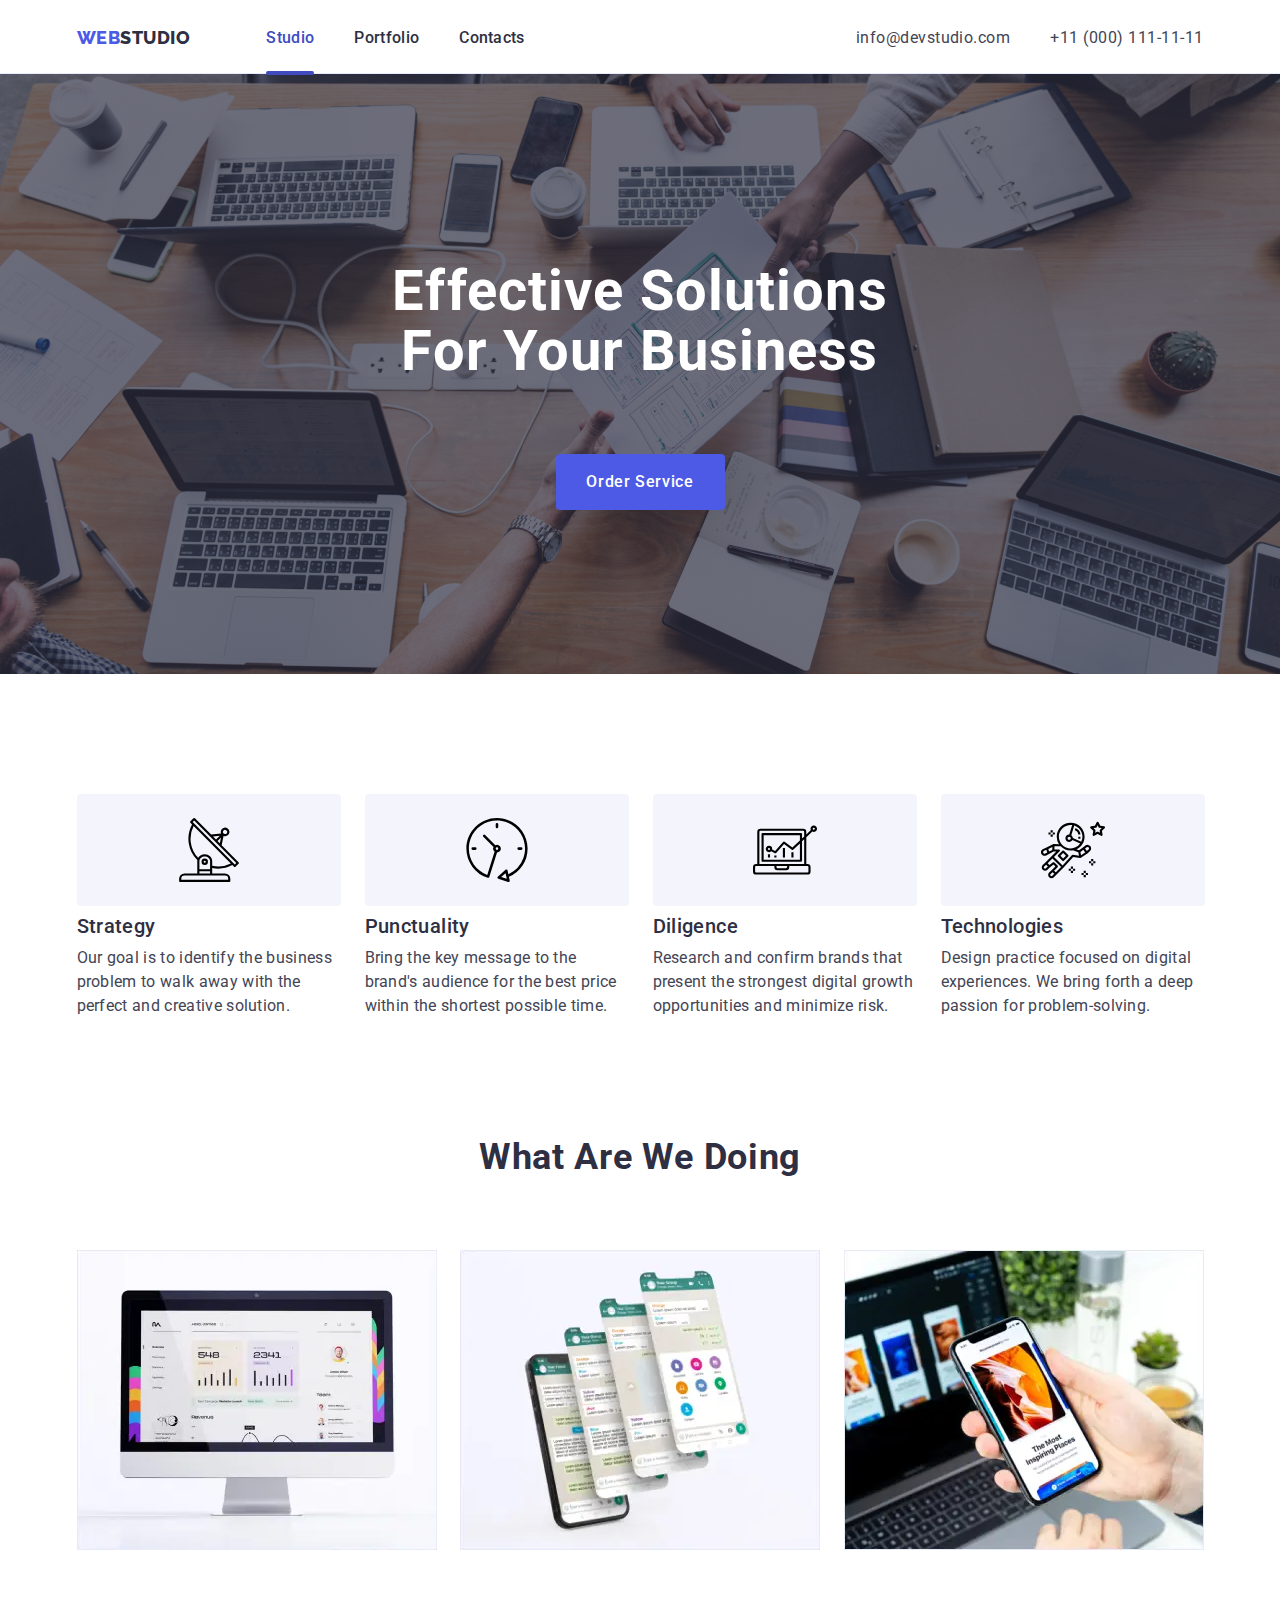
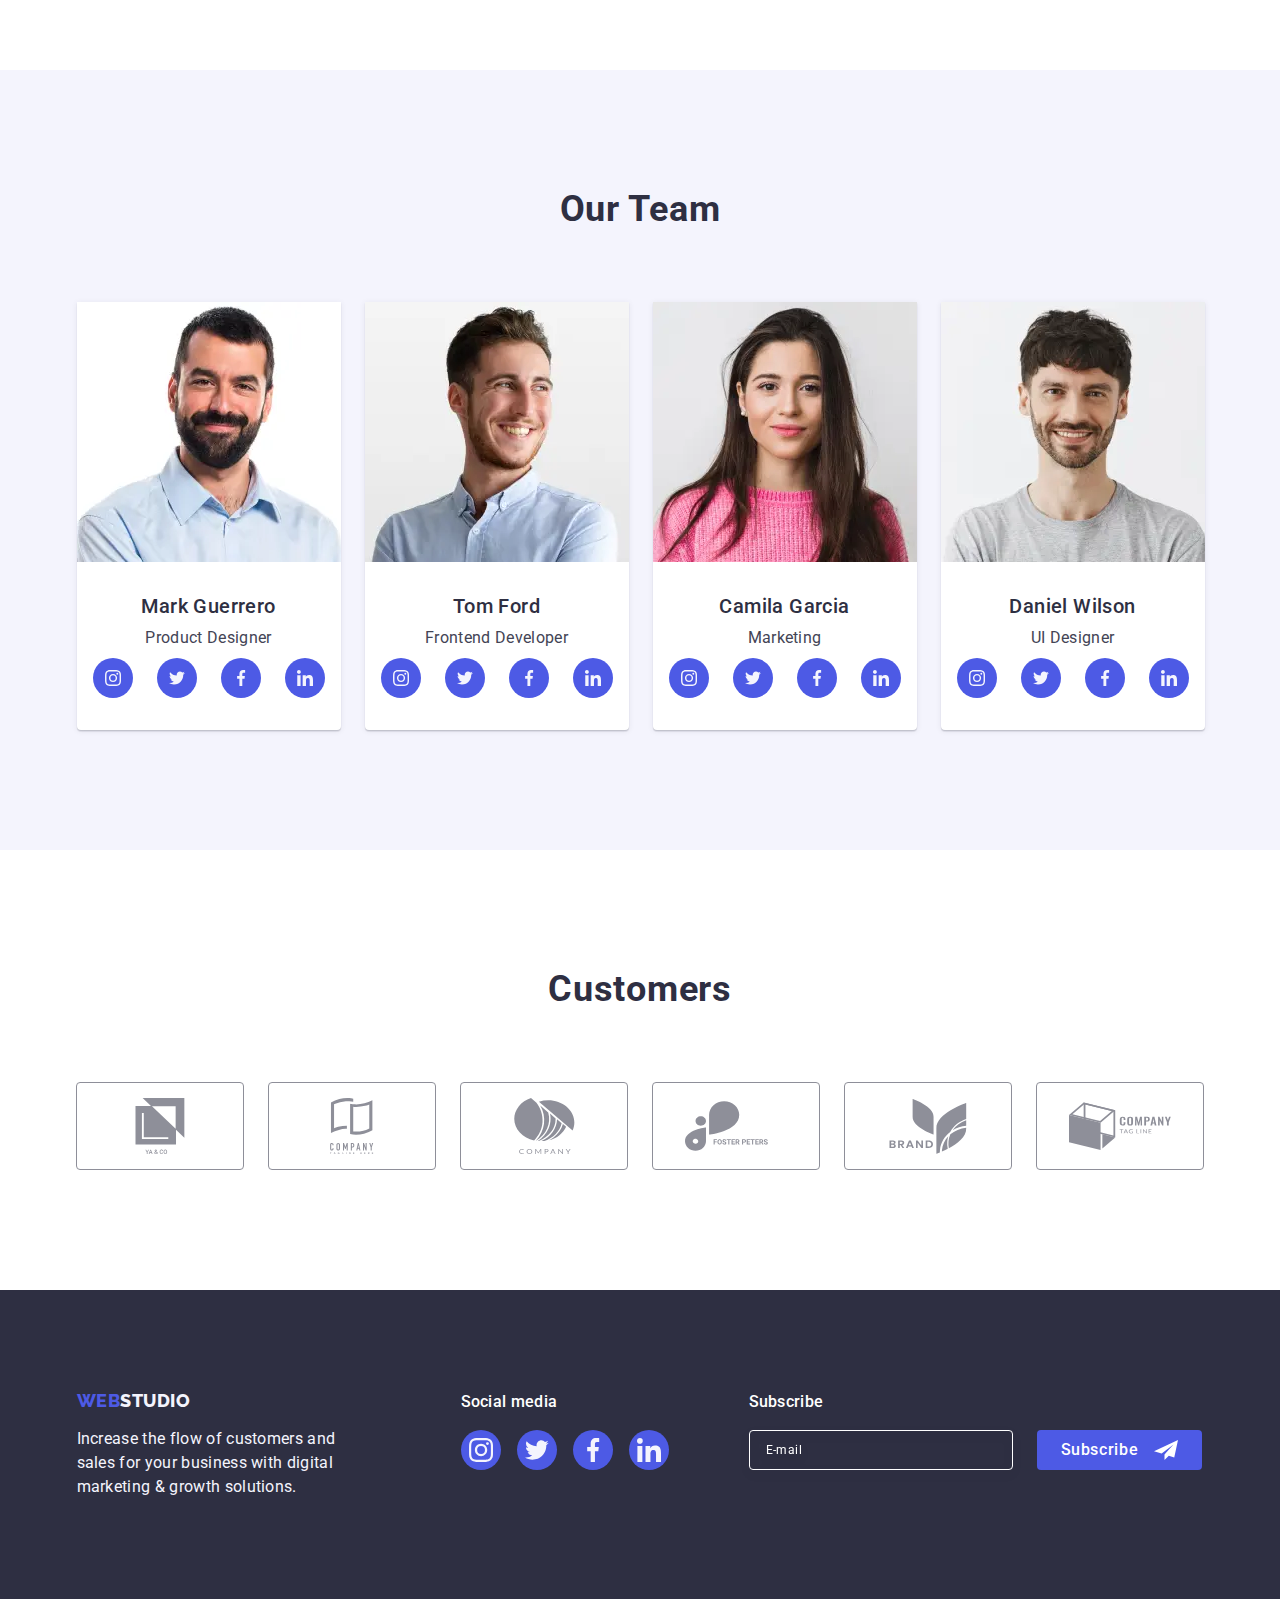
<file: index.html>
<!DOCTYPE html>
<html lang="en">

<head>
  <meta charset="UTF-8">
  <meta http-equiv="X-UA-Compatible" content="IE=edge">
  <meta name="viewport" content="width=device-width, initial-scale=1.0">
  <title>Document</title>
  <link rel="stylesheet" href="https://cdnjs.cloudflare.com/ajax/libs/modern-normalize/2.0.0/modern-normalize.min.css">
  <link rel="stylesheet" href="./CSS/style.css">
  <link rel="preconnect" href="https://fonts.googleapis.com">
  <link rel="preconnect" href="https://fonts.gstatic.com" crossorigin>
  <link href="https://fonts.googleapis.com/css2?family=Raleway:wght@800&family=Roboto:wght@400;500;700;900&display=swap"
    rel="stylesheet">
</head>

<body>
  <header class="page-header">
    <div class="container container-header">
      <nav class="navigation">
        <a href="./index.html" class="logo link">Web<span class="web">Studio</span></a>
        <ul class="navigation-list list">
          <li  class="navigation-li"> <a href="./index.html" class="navigation-link nav-active link">Studio</a></li>
          <li class="navigation-li"> <a href="./portfolio.html" class="navigation-link link">Portfolio</a></li>
          <li class="navigation-li"><a href="" class="navigation-link link">Contacts</a></li>
        </ul>
      </nav>
      <button class="header-modal-button js-open-menu"
      aria-expanded="false"
          aria-controls="mobile-menu">
       <svg class="header-modal-button-svg" width="32" height="22">
        <use href="./images/icons.svg#icon-menu"></use>
       </svg>
      </button>
      <address class="address">
        <ul class="address-list list">
          <li><a href="mailto:info@devstudio.com" class="address-link link">info@devstudio.com</a></li>
          <li><a href="tel:+110001111111" class="address-link link">+11 (000) 111-11-11</a></li>
        </ul>
      </address>
    </div>
  </header>
  <main>
    <section class="hero">
      <div class="container">
        <h1 class="hero-title">Effective Solutions <br /> For Your Business</h1>
        <button class="button-order" type="button" data-modal-open>Order Service</button>
      </div>
    </section>

    <section class="studio-section">
      <div class="container">
        <h2 class="visually-hidden">Studio</h2>
        <ul class="studio list">
          <li class="studio-list">
            <div class="studio-icon">
              <svg class="studio-svg" width="64" height="64">
                <use href="./images/icons.svg#icon-antena"></use>
              </svg>
            </div>
            <h3 class="paragraph-title">Strategy</h3>
            <p class="paragraph-text">
              Our goal is to identify the business problem to walk away with the perfect and creative solution.
            </p>
          </li>
          <li class="studio-list">
            <div class="studio-icon">
              <svg class="studio-svg" width="64" height="64" >
                <use href="./images/icons.svg#icon-clock"></use>
              </svg>
            </div>
            <h3 class="paragraph-title">Punctuality</h3>
            <p class="paragraph-text">Bring the key message to the brand's audience for the best price within the
              shortest possible time.
            </p>
          </li>
          <li class="studio-list">
            <div class="studio-icon">
              <svg class="studio-svg" width="64" height="64" >
                <use href="./images/icons.svg#icon-diagram"></use>
              </svg>
            </div>
            <h3 class="paragraph-title">Diligence</h3>
            <p class="paragraph-text">Research and confirm brands that present the strongest digital growth
              opportunities and minimize risk.
            </p>
          </li>
          <li class="studio-list">
            <div class="studio-icon">
              <svg class="studio-svg" width="64" height="64">
                <use href="./images/icons.svg#icon-astronaut"></use>
              </svg>
            </div>
            <h3 class="paragraph-title">Technologies</h3>
            <p class="paragraph-text">Design practice focused on digital experiences. We bring forth a deep passion for
              problem-solving.
            </p>
          </li>
        </ul>
      </div>
    </section>
    <section class="activity-section">
      <div class="container">
        <h2 class="section-title">What are we doing</h2>
        <ul class="activity list">
          <li class="activity-list">
            
            <picture>
  <!-- Desktop screen -->
             <source
             media="(min-width: 1158px)"
             type="image/webp"
             srcset="./images/activity/img1-desk.webp 1x, ./images/activity/img1-desk@2x.webp 2x" />
             <source
             media="(min-width: 1158px)"
             srcset="./images/activity/img1-desk.jpg 1x, ./images/activity/img1-desk@2x.jpg 2x" />
             <img src="./images/activity/img1-desk.jpg" alt="monitor screen with an open website" width="360"
             loading="lazy" />
             </picture>

          </li>
          <li class="activity-list">
          <picture>
            <!-- Desktop screen -->
            <source media="(min-width: 1158px)" type="image/webp"
              srcset="./images/activity/img2-desk.webp 1x, ./images/activity/img2-desk@2x.webp 2x" />
            <source media="(min-width: 1158px)"
              srcset="./images/activity/img2-desk.jpg 1x, ./images/activity/img2-desk@2x.jpg 2x" />
            <img src="./images/activity/img2-desk.jpg" lt="interface of the Watsapp" width="360" loading="lazy" />
          </picture>
            

          </li>
          <li class="activity-list">
          <picture>
            <!-- Desktop screen -->
            <source media="(min-width: 1158px)" type="image/webp"
              srcset="./images/activity/img3-desk.webp 1x, ./images/activity/img3-desk@2x.webp 2x" />
            <source media="(min-width: 1158px)"
              srcset="./images/activity/img3-desk.jpg 1x, ./images/activity/img3-desk@2x.jpg 2x" />
            <img src="./images/activity/img3-desk.jpg" alt="human hand hlding smartphone" width="360" loading="lazy" />
          </picture>
          </li>
        </ul>
      </div>
    </section>
    <section class="team">
      <div class="container">
        <h2 class="section-title">Our Team</h2>
        <ul class="team-list list">
          <li class="team-members">
            <picture>
              <source  type="image/webp"
                srcset="./images/team/mark.webp 1x, ./images/team/mark@2x.webp 2x" />
              <source 
                srcset="./images/team/mark.jpg 1x, ./images/team/mark@2x.jpg 2x" />
              <img src="images/team/mark.jpg" alt="a portrait photo of Mark Guerrero" width="264" loading="lazy" />
            </picture>          
              <div class="team-name-position">
            <h3 class="team-names paragraph-title">Mark Guerrero</h3>
            <p class="team-positions paragraph-text">Product Designer</p>
              <ul class="icon list">
                <li class="icon-li">
                  <a href="" class="icon-link link ">
                    <svg class="icon-svg" width="16" height="16">
                      <use href="./images/icons.svg#icon-instagram"></use>
                    </svg>
                  </a>
                </li>
                <li class="icon-li">
                  <a href="" class="icon-link link">
                    <svg class="icon-svg" width="16" height="16">
                      <use href="./images/icons.svg#icon-twitter"></use>
                    </svg>
                  </a>
                </li>
                <li class="icon-li">
                  <a href="" class="icon-link  link">
                    <svg class="icon-svg" width="16" height="16">
                      <use href="./images/icons.svg#icon-facebook"></use>
                    </svg>
                  </a>
                </li>
                <li class="icon-li">
                  <a href="" class="icon-link link">
                    <svg class="icon-svg" width="16" height="16">
                      <use href="./images/icons.svg#icon-linkedin"></use>
                    </svg>
                  </a>
                </li>
              </ul>
            </div>
         
          </li>
          <li class="team-members">
              <picture>
                <source type="image/webp" srcset="./images/team/tom.webp 1x, ./images/team/tom@2x.webp 2x" />
                <source srcset="./images/team/tom.jpg 1x, ./images/team/tom@2x.jpg 2x" />
                <img src="images/team/tom.jpg" alt="a portrait photo of Tom Ford" width="264"  loading="lazy" />
              </picture>

            <div class="team-name-position">
            <h3 class="team-names paragraph-title">Tom Ford</h3>
            <p class="team-positions paragraph-text">Frontend Developer</p>
            <ul class="icon list">
              <li class="icon-li">
                <a href="" class="icon-link link">
                  <svg class="icon-svg" width="16" height="16">
                    <use href="./images/icons.svg#icon-instagram"></use>
                  </svg>
                </a>
              </li>
              <li class="icon-li">
                <a href="" class="icon-link link">
                  <svg class="icon-svg" width="16" height="16">
                    <use href="./images/icons.svg#icon-twitter"></use>
                  </svg>
                </a>
              </li>
              <li class="icon-li">
                <a href="" class="icon-link link">
                  <svg class="icon-svg" width="16" height="16">
                    <use href="./images/icons.svg#icon-facebook"></use>
                  </svg>
                </a>
              </li>
              <li class="icon-li">
                <a href="" class="icon-link link">
                  <svg class="icon-svg" width="16" height="16">
                    <use href="./images/icons.svg#icon-linkedin"></use>
                  </svg>
                </a>
              </li>
            </ul>
            </div>
          </li>
          <li class="team-members">
            <picture>
              <source type="image/webp" srcset="./images/team/camila.webp 1x, ./images/team/camila@2x.webp 2x" />
              <source srcset="./images/team/camila.jpg 1x, ./images/team/camila@2x.jpg 2x" />
              <img src="images/team/camila.jpg" alt="a portrait photo of Camila Garcia" width="264" loading="lazy" />
            </picture>
            <div class="team-name-position">
            <h3 class="team-names paragraph-title">Camila Garcia</h3>
            <p class="team-positions paragraph-text">Marketing</p>
            <ul class="icon list">
              <li class="icon-li">
                <a href="" class="icon-link link">
                  <svg class="icon-svg" width="16" height="16">
                    <use href="./images/icons.svg#icon-instagram"></use>
                  </svg>
                </a>
              </li>
              <li class="icon-li">
                <a href="" class="icon-link link">
                  <svg class="icon-svg" width="16" height="16">
                    <use href="./images/icons.svg#icon-twitter"></use>
                  </svg>
                </a>
              </li>
              <li class="icon-li">
                <a href="" class="icon-link link">
                  <svg class="icon-svg" width="16" height="16">
                    <use href="./images/icons.svg#icon-facebook"></use>
                  </svg>
                </a>
              </li>
              <li class="icon-li">
                <a href="" class="icon-link link">
                  <svg class="icon-svg" width="16" height="16">
                    <use href="./images/icons.svg#icon-linkedin"></use>
                  </svg>
                </a>
              </li>
            </ul>
            </div>
          </li>
          <li class="team-members">
            <picture>
              <source type="image/webp" srcset="./images/team/daniel.webp 1x, ./images/team/daniel@2x.webp 2x" />
              <source srcset="./images/team/daniel.jpg 1x, ./images/team/daniel@2x.jpg 2x" />
              <img src="images/team/daniel.jpg" alt="a portrait photo of Daniel Wilson" width="264" loading="lazy" />
            </picture>
             <div class="team-name-position">
            <h3 class="team-names paragraph-title">Daniel Wilson</h3>
            <p class="team-positions paragraph-text">UI Designer</p>
            <ul class="icon list">
              <li class="icon-li">
                <a href="" class="icon-link link">
                  <svg class="icon-svg" width="16" height="16">
                    <use href="./images/icons.svg#icon-instagram"></use>
                  </svg>
                </a>
              </li>
              <li class="icon-li">
                <a href="" class="icon-link link">
                  <svg class="icon-svg" width="16" height="16">
                    <use href="./images/icons.svg#icon-twitter"></use>
                  </svg>
                </a>
              </li>
              <li class="icon-li">
                <a href="" class="icon-link link">
                  <svg class="icon-svg" width="16" height="16">
                    <use href="./images/icons.svg#icon-facebook"></use>
                  </svg>
                </a>
              </li>
              <li class="icon-li">
                <a href="" class="icon-link link">
                  <svg class="icon-svg" width="16" height="16">
                    <use href="./images/icons.svg#icon-linkedin"></use>
                  </svg>
                </a>
              </li>
            </ul>
             </div>
          </li>
        </ul>
      </div>
    </section>
    <section class="customer">
      <div class="container container-customer">
    <h2 class="section-title">Customers</h2>
    <ul class="customer-list list">
        <li class="customer-item">
          <a href="" class="customer-link link">
            <svg class="customer-svg" width="104" height="56">
              <use href="./images/icons.svg#icon-yaco"></use>
            </svg>
          </a>
        </li>
        <li class="customer-item">
          <a href="" class="customer-link link">
            <svg class="customer-svg" width="104" height="56">
              <use href="./images/icons.svg#icon-companyth"></use>
            </svg>
          </a>
        </li>
        <li class="customer-item">
          <a href="" class="customer-link link">
            <svg class="customer-svg" width="104" height="56">
              <use href="./images/icons.svg#icon-company"></use>
            </svg>
          </a>
        </li>
      <li class="customer-item">
        <a href="" class="customer-link link">
          <svg  class="customer-svg" width="104" height="56" >
            <use href="./images/icons.svg#icon-foster"></use>
          </svg>
        </a>
      </li>
      <li class="customer-item">
        <a href="" class="customer-link link">
          <svg class="customer-svg" width="104" height="56" >
            <use href="./images/icons.svg#icon-companytl"></use>
          </svg>
        </a>
      </li>
      <li class="customer-item">
        <a href="" class="customer-link link">
          <svg class="customer-svg" width="104" height="56">
            <use href="./images/icons.svg#icon-brand"></use>
          </svg>
        </a>
      </li>
      
    </ul>

</div>

    </section>
  </main>

  <footer class="footer">
    <div class="container footer-elements">
      <div class="footer-logo-text">
        <a href="./index.html" class="logo link logo-footer">Web<span class="web-footer">Studio</span></a>
      <p class="footer-text">Increase the flow of customers and sales for your business with digital marketing & growth
        solutions.</p>
        </div>
    <div class="footer-social">
      <p class="footer-title-media">Social media</p>
      <ul class="footer-icon list">
        <li class="footer-icon-li">
          <a href="" class="footer-icon-link link">
            <svg class="footer-icon-svg" width="24" height="24">
              <use href="./images/icons.svg#icon-instagram"></use>
            </svg>
          </a>
        </li>
        <li class="footer-icon-li">
          <a href="" class="footer-icon-link link">
            <svg class="footer-icon-svg" width="24" height="24">
              <use href="./images/icons.svg#icon-twitter"></use>
            </svg>
          </a>
        </li>
        <li class="footer-icon-li">
          <a href="" class="footer-icon-link link">
            <svg class="footer-icon-svg" width="24" height="24">
              <use href="./images/icons.svg#icon-facebook"></use>
            </svg>
          </a>
        </li>
        <li class="footer-icon-li">
          <a href="" class="footer-icon-link link">
            <svg class="footer-icon-svg" width="24" height="24">
              <use href="./images/icons.svg#icon-linkedin"></use>
            </svg>
          </a>
        </li>
      </ul>
    </div>
     <div class="footer-form-wrapper">
      <p class="footer-title-media">Subscribe</p>
      <form class="footer-form">
        <label class="footer-form-field">
            <input type="email" name="user-email" class="footer-form-input" placeholder="E-mail" required>
        </label>
        <button type="submit" class="footer-form-button">Subscribe
          <svg class="footer-subscribe-icon" width="24" height="24">
            <use href="./images/icons.svg#icon-footer-subscribe"></use>
          </svg>
        </button>
      </form>
     </div>
    </div>
  </footer>

<div class="header-modal js-menu-container">
  <div class="container header-modal-container">
  <button type="button" class="modal-close-btn  js-close-menu" id="mobile-menu">
    <svg class="modal-close-btn-icon" width="8" height="8">
      <use href="./images/icons.svg#icon-close-black"></use>
    </svg>
  </button>
  <div class="header-modal-list-container">
  <ul class="header-modal-list list">
    <li class="header-modal-item"><a href="./index.html" class="header-modal-link  link">Studio</a></li>
    <li class="header-modal-item"><a href="./portfolio.html" class="header-modal-link link">Portfolio</a></li>
    <li class="header-modal-item"><a href="" class="header-modal-link link">Contacts</a></li>
  </ul>
  <ul class="header-modal-address-list list">
    <li class="header-modal-address-item"><a href="tel:+110001111111" class="header-modal-address-tell link">+11 (000) 111-11-11</a></li>
    <li class="header-modal-address-item"><a href="mailto:info@devstudio.com" class="header-modal-address-mail link">info@devstudio.com</a></li>
  </ul>
    <ul class="icon list header-modal-icon">
      <li class="icon-li">
        <a href="" class="icon-link link ">
          <svg class="icon-svg" width="16" height="16">
            <use href="./images/icons.svg#icon-instagram"></use>
          </svg>
        </a>
      </li>
      <li class="icon-li">
        <a href="" class="icon-link link">
          <svg class="icon-svg" width="16" height="16">
            <use href="./images/icons.svg#icon-twitter"></use>
          </svg>
        </a>
      </li>
      <li class="icon-li">
        <a href="" class="icon-link  link">
          <svg class="icon-svg" width="16" height="16">
            <use href="./images/icons.svg#icon-facebook"></use>
          </svg>
        </a>
      </li>
      <li class="icon-li">
        <a href="" class="icon-link link">
          <svg class="icon-svg" width="16" height="16">
            <use href="./images/icons.svg#icon-linkedin"></use>
          </svg>
        </a>
      </li>
    </ul>
    
  </div>
</div>
  </div>

<div class="backdrop  is-hidden" data-modal>
  <div class="modal">
    <button type="button" class="modal-close-btn" data-modal-close>
      <svg class="modal-close-btn-icon" width="8" height="8">
        <use href="./images/icons.svg#icon-close-black" ></use>
      </svg>
    </button>
    <p class="modal-form-text">Leave your contacts and we will call you back</p>
    <form class="modal-form">
      <div class="modal-form-wrapper">
        <label class="modal-form-field" for="user-name">Name</label>
        <div class="modal-form-input-icon-wrapper">
          <input type="text" id="user-name" name="user-name" class="modal-form-input" minlength="2" required>
          <svg class="modal-form-input-icon" width="18" height="24">
            <use href="./images/icons.svg#icon-modal-name"></use>
          </svg>
        </div>
      </div>
      <div class="modal-form-wrapper">
        <label class="modal-form-field" for="user-phone">Phone</label>
        <div class="modal-form-input-icon-wrapper">
          <input type="tel" id="user-phone" name="user-phone" class="modal-form-input" pattern="[0-9]{3}-[0-9]{3}-[0-9]{2}-[0-9]{2}" title="[xxx-xxx-xx-xx]" required>
          <svg class="modal-form-input-icon" width="18" height="24">
            <use href="./images/icons.svg#icon-modal-phone"></use>
          </svg>
        </div>
      </div>
      <div class="modal-form-wrapper">
        <label class="modal-form-field" for="user-email">Email</label>
        <div class="modal-form-input-icon-wrapper">
        <input type="email" name="user-email" id="user-email" class="modal-form-input" required>
        <svg class="modal-form-input-icon" width="18" height="24">
          <use href="./images/icons.svg#icon-modal-email"></use>
        </svg>
        </div>
      </div>
      <div class="modal-form-textarea">
        <label class="modal-form-field" for="user-comment">Comment</label>
        <textarea  id="user-comment" name="user-comment" class="modal-form-message" placeholder="Text input" minlength="2"></textarea>
      </div>
      <div class="modal-form-checkbox">
        <input type="checkbox" name="user-privacy" id="user-privacy" value="true" class="modal-form-check visually-hidden">
        <label for="user-privacy" class="modal-form-check-desk">
          <span class="modal-form-checkbox-icon">
            <svg class="modal-form-checkbox-svg" width="10" height="8">
              <use href="./images/icons.svg#icon-modal-privacy-check"></use>
            </svg>
          </span>
        <span>I accept the terms and conditions of the&nbsp;
          <a href="" class="modal-form-check-link"> Privacy Policy</a></span>
        </label>
      </div>
      <button type="submit" class="modal-form-submit">Send</button>
      </form>
  </div>
</div>
<script defer src="js/mobile-menu.js"></script>
<script src="./js/modal.js"></script>
</body>

</html>
</file>
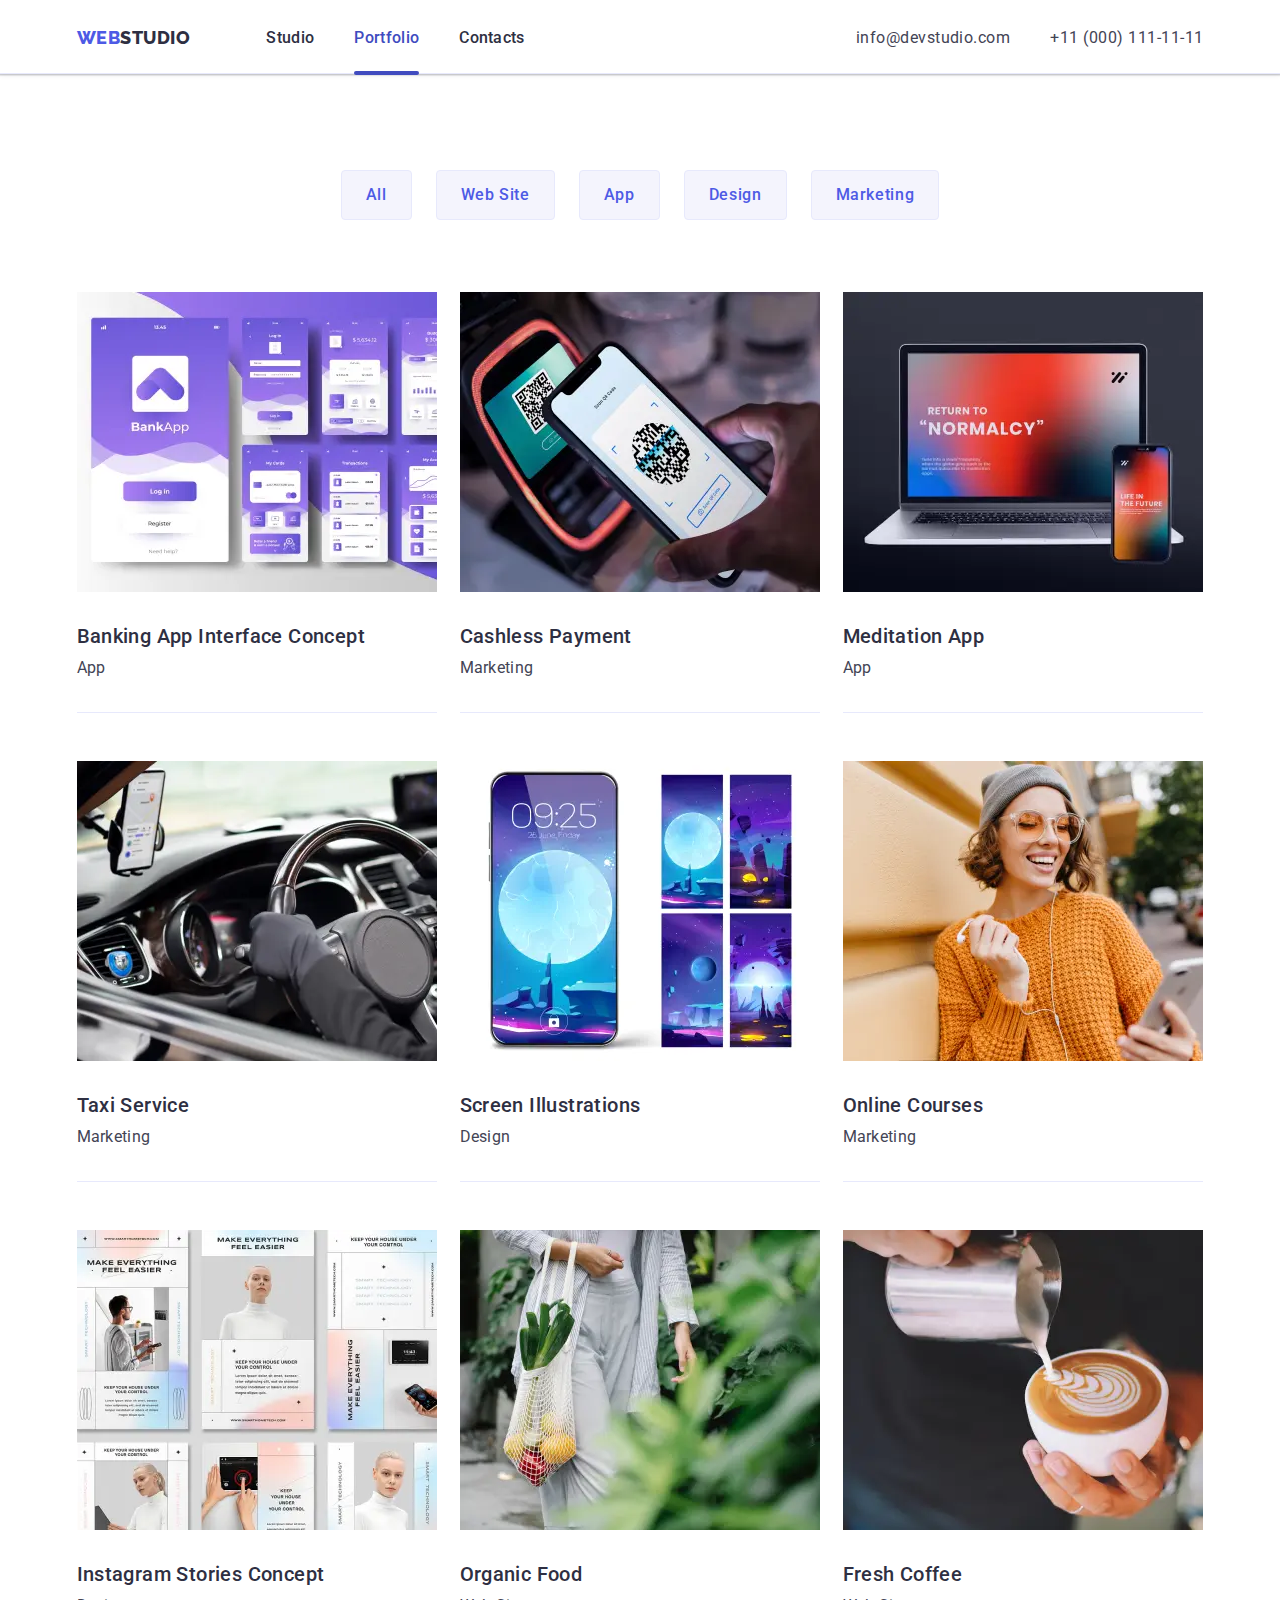
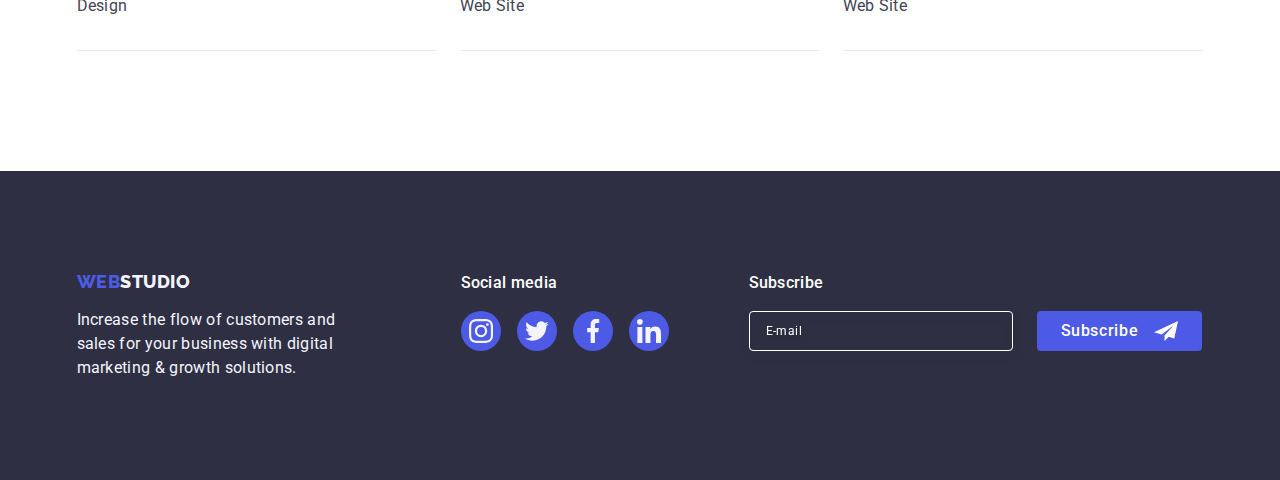
<file: portfolio.html>
<!DOCTYPE html>
<html lang="en">

<head>
    <meta charset="UTF-8">
    <meta http-equiv="X-UA-Compatible" content="IE=edge">
    <meta name="viewport" content="width=device-width, initial-scale=1.0">
    <title>Document</title>
    <link rel="stylesheet"
        href="https://cdnjs.cloudflare.com/ajax/libs/modern-normalize/2.0.0/modern-normalize.min.css">
    <link rel="stylesheet" href="./CSS/style.css">
    <link rel="preconnect" href="https://fonts.googleapis.com">
    <link rel="preconnect" href="https://fonts.gstatic.com" crossorigin>
    <link
        href="https://fonts.googleapis.com/css2?family=Raleway:wght@800&family=Roboto:wght@400;500;700;900&display=swap"
        rel="stylesheet">
</head>

<body>
    <header class="page-header">
        <div class="container container-header">
            <nav class="navigation">
                <a href="./index.html" class="logo link">Web<span class="web">Studio</span></a>
                <ul class="navigation-list list">
                    <li> <a href="./index.html" class="navigation-link link">Studio</a></li>
                    <li> <a href="./portfolio.html" class="navigation-link nav-active link">Portfolio</a></li>
                    <li><a href="" class="navigation-link link">Contacts</a></li>
                </ul>
                
            </nav>
            <button class="header-modal-button js-open-menu" aria-expanded="false" aria-controls="mobile-menu">
                <svg class="header-modal-button-svg" width="32" height="22">
                    <use href="./images/icons.svg#icon-menu"></use>
                </svg>
            </button>
            <address class="address">
                <ul class="address-list list">
                    <li><a href="mailto:info@devstudio.com" class="address-link link">info@devstudio.com</a></li>
                    <li><a href="tel:+110001111111" class="address-link link">+11 (000) 111-11-11</a></li>
                </ul>
            </address>
        </div>
    </header>
    <main>
        <section class="portfolio-section">
            <div class="container">
                <h1 class="visually-hidden">Filter</h1>
                <ul class="portfolio-list list">
                    <li> <button class="portfolio-button" type="button">All</button></li>
                    <li> <button class="portfolio-button" type="button">Web Site</button></li>
                    <li> <button class="portfolio-button" type="button">App</button></li>
                    <li> <button class="portfolio-button" type="button">Design</button></li>
                    <li> <button class="portfolio-button" type="button">Marketing</button></li>
                </ul>

                <ul class="portfolio-all-list list">
                    <li class="portfolio-all-list-li" > <a href="" class="portfolio-all-link link">
                        <div class="overlay">
                            <picture>
                                <!-- Desktop webp + jpg -->
                                <source media="(min-width: 1158px)" srcset="./images/portfolio/img-desk.webp 1x,
                                                ./images/portfolio/img-desk@2x.webp 2x
                                              " type="image/webp" />
                                <source media="(min-width: 1158px)" srcset="./images/portfolio/img-desk.jpg 1x,
                                                ./images/portfolio/img-desk@2x.jpg 2x
                                              " type="image/jpg" />
                                <!-- Tablet webp + jpg -->
                                <source media="(min-width: 768px)" srcset="./images/portfolio/img-tab.webp 1x,
                                                ./images/portfolio/img-tab@2x.webp 2x
                                              " type="image/webp" />
                                <source media="(min-width: 768px)" srcset="./images/portfolio/img-tab.jpg 1x,
                                                ./images/portfolio/img-tab@2x.jpg 2x
                                              " type="image/jpg" />
                                <!-- Mobile webp + jpg -->
                                <source media="(max-width: 767px)" srcset="./images/portfolio/img-mob.webp 1x,
                                                ./images/portfolio/img-mob@2x.webp 2x
                                              " type="image/webp" />
                                <source media="(max-width: 767px)" srcset="./images/portfolio/img-mob.jpg 1x,
                                                ./images/portfolio/img-mob@2x.jpg 2x
                                              " type="image/jpg" />
                                <img src="./images/portfolio/img-desk.jpg" alt="Banking App Interface Concept"  loading="lazy">
                            </picture>
                            
                            <p   class="overlay-text">14 Stylish and User-Friendly App Design Concepts · Task Manager App · Calorie Tracker App · Exotic Fruit Ecommerce App ·
                            Cloud Storage App</p>
                            </div>
                            <div class="paragraph-title-text">
                            <h2 class="paragraph-title portfolio-card-title">Banking App Interface Concept</h2>
                            <p class="paragraph-text portfolio-card-text">App</p>
                            </div>
                        </a>
                    </li>
                    <li class="portfolio-all-list-li"> <a href="" class="portfolio-all-link link">
                            <div class="overlay">
                                <picture>
                                    <!-- Desktop webp + jpg -->
                                    <source media="(min-width: 1158px)" srcset="./images/portfolio/img2-desk.webp 1x,
                                                                                ./images/portfolio/img2-desk@2x.webp 2x
                                                                              " type="image/webp" />
                                    <source media="(min-width: 1158px)" srcset="./images/portfolio/img2-desk.jpg 1x,
                                                                                ./images/portfolio/img2-desk@2x.jpg 2x
                                                                              " type="image/jpg" />
                                    <!-- Tablet webp + jpg -->
                                    <source media="(min-width: 768px)" srcset="./images/portfolio/img2-tab.webp 1x,
                                                                                ./images/portfolio/img2-tab@2x.webp 2x
                                                                              " type="image/webp" />
                                    <source media="(min-width: 768px)" srcset="./images/portfolio/img2-tab.jpg 1x,
                                                                                ./images/portfolio/img2-tab@2x.jpg 2x
                                                                              " type="image/jpg" />
                                    <!-- Mobile webp + jpg -->
                                    <source media="(max-width: 767px)" srcset="./images/portfolio/img2-mob.webp 1x,
                                                                                ./images/portfolio/img2-mob@2x.webp 2x
                                                                              " type="image/webp" />
                                    <source media="(max-width: 767px)" srcset="./images/portfolio/img2-mob.jpg 1x,
                                                                                ./images/portfolio/img2-mob@2x.jpg 2x
                                                                              " type="image/jpg" />
                                    <img src="./images/portfolio/img2-mob.jpg" alt="A process of Cashless Payment" loading="lazy">
                                </picture>
                                <p   class="overlay-text">14 Stylish and User-Friendly App Design Concepts · Task Manager App · Calorie Tracker App ·
                                    Exotic Fruit Ecommerce App ·
                                    Cloud Storage App</p>
                            </div>
                            <div class="paragraph-title-text">
                            <h2 class="paragraph-title portfolio-card-title">Cashless Payment</h2>
                            <p class="paragraph-text portfolio-card-text">Marketing</p>
                            </div>
                        </a>
                    </li>
                    <li class="portfolio-all-list-li"><a href="" class="portfolio-all-link link">
                            <div class="overlay">
                                <picture>
                                    <!-- Desktop webp + jpg -->
                                    <source media="(min-width: 1158px)" srcset="./images/portfolio/img3-desk.webp 1x,
                                        ./images/portfolio/img3-desk@2x.webp 2x
                                       " type="image/webp" />
                                    <source media="(min-width: 1158px)" srcset="./images/portfolio/img3-desk.jpg 1x,
                                       ./images/portfolio/img3-desk@2x.jpg 2x
                                          " type="image/jpg" />
                                    <!-- Tablet webp + jpg -->
                                    <source media="(min-width: 768px)" srcset="./images/portfolio/img3-tab.webp 1x,
                                         ./images/portfolio/img3-tab@2x.webp 2x
                                         " type="image/webp" />
                                    <source media="(min-width: 768px)" srcset="./images/portfolio/img3-tab.jpg 1x,
                                        ./images/portfolio/img3-tab@2x.jpg 2x
                                           " type="image/jpg" />
                                    <!-- Mobile webp + jpg -->
                                    <source media="(max-width: 767px)" srcset="./images/portfolio/img3-mob.webp 1x,
                                         ./images/portfolio/img3-mob@2x.webp 2x
                                         " type="image/webp" />
                                    <source media="(max-width: 767px)" srcset="./images/portfolio/img3-mob.jpg 1x,
                                          ./images/portfolio/img3-mob@2x.jpg 2x
                                        " type="image/jpg" />
                                    <img src="./images/portfolio/img3-mob.jpg" alt="Laptop and smartphone" loading="lazy">
                                </picture>
                                <p   class="overlay-text">14 Stylish and User-Friendly App Design Concepts · Task Manager App · Calorie Tracker App ·
                                    Exotic Fruit Ecommerce App ·
                                    Cloud Storage App</p>
                            </div>
                            <div class="paragraph-title-text">
                            <h2 class="paragraph-title portfolio-card-title">Meditation App</h2>
                            <p class="paragraph-text portfolio-card-text">App</p>
                            </div>
                        </a>
                    </li>
                    <li class="portfolio-all-list-li"> <a href="" class="portfolio-all-link link">
                            <div class="overlay">
                                <picture>
                                    <!-- Desktop webp + jpg -->
                                    <source media="(min-width: 1158px)" srcset="./images/portfolio/img4-desk.webp 1x,
                                                                        ./images/portfolio/img4-desk@2x.webp 2x
                                                                       " type="image/webp" />
                                    <source media="(min-width: 1158px)" srcset="./images/portfolio/img4-desk.jpg 1x,
                                                                       ./images/portfolio/img4-desk@2x.jpg 2x
                                                                          " type="image/jpg" />
                                    <!-- Tablet webp + jpg -->
                                    <source media="(min-width: 768px)" srcset="./images/portfolio/img4-tab.webp 1x,
                                                                         ./images/portfolio/img4-tab@2x.webp 2x
                                                                         " type="image/webp" />
                                    <source media="(min-width: 768px)" srcset="./images/portfolio/img4-tab.jpg 1x,
                                                                        ./images/portfolio/img4-tab@2x.jpg 2x
                                                                           " type="image/jpg" />
                                    <!-- Mobile webp + jpg -->
                                    <source media="(max-width: 767px)" srcset="./images/portfolio/img4-mob.webp 1x,
                                                                         ./images/portfolio/img4-mob@2x.webp 2x
                                                                         " type="image/webp" />
                                    <source media="(max-width: 767px)" srcset="./images/portfolio/img4-mob.jpg 1x,
                                                                          ./images/portfolio/img4-mob@2x.jpg 2x
                                                                        " type="image/jpg" />
                                    <img src="./images/portfolio/img4-mob.jpg" alt="interior of the car" loading="lazy">
                                </picture>
                                <p   class="overlay-text">14 Stylish and User-Friendly App Design Concepts · Task Manager App · Calorie Tracker App ·
                                    Exotic Fruit Ecommerce App ·
                                    Cloud Storage App</p>
                            </div>
                            <div class="paragraph-title-text">
                            <h2 class="paragraph-title portfolio-card-title">Taxi Service</h2>
                            <p class="paragraph-text portfolio-card-text">Marketing</p>
                            </div>
                        </a>
                    </li>
                    <li class="portfolio-all-list-li"> <a href="" class="portfolio-all-link link">
                            <div class="overlay">
                                <picture>
                                    <!-- Desktop webp + jpg -->
                                    <source media="(min-width: 1158px)" srcset="./images/portfolio/img5-desk.webp 1x,
                                      ./images/portfolio/img5-desk@2x.webp 2x
                                      " type="image/webp" />
                                    <source media="(min-width: 1158px)" srcset="./images/portfolio/img5-desk.jpg 1x,
                                      ./images/portfolio/img5-desk@2x.jpg 2x
                                      " type="image/jpg" />
                                    <!-- Tablet webp + jpg -->
                                    <source media="(min-width: 768px)" srcset="./images/portfolio/img5-tab.webp 1x,
                                      ./images/portfolio/img5-tab@2x.webp 2x
                                       " type="image/webp" />
                                    <source media="(min-width: 768px)" srcset="./images/portfolio/img5-tab.jpg 1x,
                                     ./images/portfolio/img5-tab@2x.jpg 2x
                                       " type="image/jpg" />
                                    <!-- Mobile webp + jpg -->
                                    <source media="(max-width: 767px)" srcset="./images/portfolio/img5-mob.webp 1x,
                                     ./images/portfolio/img5-mob@2x.webp 2x
                                     " type="image/webp" />
                                    <source media="(max-width: 767px)" srcset="./images/portfolio/img5-mob.jpg 1x,
                                     ./images/portfolio/img5-mob@2x.jpg 2x
                                      " type="image/jpg" />
                                    <img src="./images/portfolio/img5-mob.jpg" alt="images on the smartphone screen" loading="lazy">
                                </picture>
                                <p   class="overlay-text">14 Stylish and User-Friendly App Design Concepts · Task Manager App · Calorie Tracker App ·
                                    Exotic Fruit Ecommerce App ·
                                    Cloud Storage App</p>
                            </div>
                            <div class="paragraph-title-text">
                            <h2 class="paragraph-title portfolio-card-title">Screen Illustrations</h2>
                            <p class="paragraph-text portfolio-card-text">Design</p>
                            </div>
                        </a>
                    </li>
                    <li class="portfolio-all-list-li"> <a href="" class="portfolio-all-link link">
                            <div class="overlay">
                            <picture>
                                <!-- Desktop webp + jpg -->
                                <source media="(min-width: 1158px)" srcset="./images/portfolio/img6-desk.webp 1x,
                                                                  ./images/portfolio/img6-desk@2x.webp 2x
                                                                  " type="image/webp" />
                                <source media="(min-width: 1158px)" srcset="./images/portfolio/img6-desk.jpg 1x,
                                                                  ./images/portfolio/img6-desk@2x.jpg 2x
                                                                  " type="image/jpg" />
                                <!-- Tablet webp + jpg -->
                                <source media="(min-width: 768px)" srcset="./images/portfolio/img6-tab.webp 1x,
                                                                  ./images/portfolio/img6-tab@2x.webp 2x
                                                                   " type="image/webp" />
                                <source media="(min-width: 768px)" srcset="./images/portfolio/img6-tab.jpg 1x,
                                                                 ./images/portfolio/img6-tab@2x.jpg 2x
                                                                   " type="image/jpg" />
                                <!-- Mobile webp + jpg -->
                                <source media="(max-width: 767px)" srcset="./images/portfolio/img6-mob.webp 1x,
                                                                 ./images/portfolio/img6-mob@2x.webp 2x
                                                                 " type="image/webp" />
                                <source media="(max-width: 767px)" srcset="./images/portfolio/img6-mob.jpg 1x,
                                                                 ./images/portfolio/img6-mob@2x.jpg 2x
                                                                  " type="image/jpg" />
                                <img src="./images/portfolio/img6-mob.jpg" alt="Happy woman" loading="lazy">
                            </picture>
                                <p   class="overlay-text">14 Stylish and User-Friendly App Design Concepts · Task Manager App · Calorie Tracker App ·
                                    Exotic Fruit Ecommerce App ·
                                    Cloud Storage App</p>
                            </div>
                            <div class="paragraph-title-text">
                            <h2 class="paragraph-title portfolio-card-title">Online Courses</h2>
                            <p class="paragraph-text portfolio-card-text">Marketing</p>
                            </div>
                        </a>
                    </li>
                    <li class="portfolio-all-list-li"> <a href="" class="portfolio-all-link link">
                            <div class="overlay">
                        <picture>
                                <!-- Desktop webp + jpg -->
                                <source media="(min-width: 1158px)" srcset="./images/portfolio/img7-desk.webp 1x,
                                                                  ./images/portfolio/img7-desk@2x.webp 2x
                                                                  " type="image/webp" />
                                <source media="(min-width: 1158px)" srcset="./images/portfolio/img7-desk.jpg 1x,
                                                                  ./images/portfolio/img7-desk@2x.jpg 2x
                                                                  " type="image/jpg" />
                                <!-- Tablet webp + jpg -->
                                <source media="(min-width: 768px)" srcset="./images/portfolio/img7-tab.webp 1x,
                                                                  ./images/portfolio/img7-tab@2x.webp 2x
                                                                   " type="image/webp" />
                                <source media="(min-width: 768px)" srcset="./images/portfolio/img7-tab.jpg 1x,
                                                                 ./images/portfolio/img7-tab@2x.jpg 2x
                                                                   " type="image/jpg" />
                                <!-- Mobile webp + jpg -->
                                <source media="(max-width: 767px)" srcset="./images/portfolio/img7-mob.webp 1x,
                                                                 ./images/portfolio/img7-mob@2x.webp 2x
                                                                 " type="image/webp" />
                                <source media="(max-width: 767px)" srcset="./images/portfolio/img7-mob.jpg 1x,
                                                                 ./images/portfolio/img7-mob@2x.jpg 2x
                                                                  " type="image/jpg" />
                                <img src="./images/portfolio/img7-mob.jpg" alt="Instagram Stories" loading="lazy">
                            </picture>
                                <p   class="overlay-text">14 Stylish and User-Friendly App Design Concepts · Task Manager App · Calorie Tracker App ·
                                    Exotic Fruit Ecommerce App ·
                                    Cloud Storage App</p>
                            </div>
                            <div class="paragraph-title-text">
                            <h2 class="paragraph-title portfolio-card-title">Instagram Stories Concept</h2>
                            <p class="paragraph-text portfolio-card-text">Design</p>
                            </div>
                        </a>
                    </li>
                    <li class="portfolio-all-list-li"> <a href="" class="portfolio-all-link link">
                            <div class="overlay">
                                <picture>
                                <!-- Desktop webp + jpg -->
                                <source media="(min-width: 1158px)" srcset="./images/portfolio/img8-desk.webp 1x,
                                                                  ./images/portfolio/img8-desk@2x.webp 2x
                                                                  " type="image/webp" />
                                <source media="(min-width: 1158px)" srcset="./images/portfolio/img8-desk.jpg 1x,
                                                                  ./images/portfolio/img8-desk@2x.jpg 2x
                                                                  " type="image/jpg" />
                                <!-- Tablet webp + jpg -->
                                <source media="(min-width: 768px)" srcset="./images/portfolio/img8-tab.webp 1x,
                                                                  ./images/portfolio/img8-tab@2x.webp 2x
                                                                   " type="image/webp" />
                                <source media="(min-width: 768px)" srcset="./images/portfolio/img8-tab.jpg 1x,
                                                                 ./images/portfolio/img8-tab@2x.jpg 2x
                                                                   " type="image/jpg" />
                                <!-- Mobile webp + jpg -->
                                <source media="(max-width: 767px)" srcset="./images/portfolio/img8-mob.webp 1x,
                                                                 ./images/portfolio/img8-mob@2x.webp 2x
                                                                 " type="image/webp" />
                                <source media="(max-width: 767px)" srcset="./images/portfolio/img8-mob.jpg 1x,
                                                                 ./images/portfolio/img8-mob@2x.jpg 2x
                                                                  " type="image/jpg" />
                                <img src="./images/portfolio/img8-mob.jpg"  alt="a woman carries a bag of fruit" loading="lazy">
                            </picture>
                                <p   class="overlay-text">14 Stylish and User-Friendly App Design Concepts · Task Manager App · Calorie Tracker App ·
                                    Exotic Fruit Ecommerce App ·
                                    Cloud Storage App</p>
                            </div>
                            <div class="paragraph-title-text">
                            <h2 class="paragraph-title portfolio-card-title">Organic Food</h2>
                            <p class="paragraph-text portfolio-card-text">Web Site</p>
                            </div>
                        </a>
                    </li>
                    <li class="portfolio-all-list-li"> <a href="" class="portfolio-all-link link">
                            <div class="overlay">
                                 <picture>
                                <!-- Desktop webp + jpg -->
                                <source media="(min-width: 1158px)" srcset="./images/portfolio/img9-desk.webp 1x,
                                                                  ./images/portfolio/img9-desk@2x.webp 2x
                                                                  " type="image/webp" />
                                <source media="(min-width: 1158px)" srcset="./images/portfolio/img9-desk.jpg 1x,
                                                                  ./images/portfolio/img9-desk@2x.jpg 2x
                                                                  " type="image/jpg" />
                                <!-- Tablet webp + jpg -->
                                <source media="(min-width: 768px)" srcset="./images/portfolio/img9-tab.webp 1x,
                                                                  ./images/portfolio/img9-tab@2x.webp 2x
                                                                   " type="image/webp" />
                                <source media="(min-width: 768px)" srcset="./images/portfolio/img9-tab.jpg 1x,
                                                                 ./images/portfolio/img9-tab@2x.jpg 2x
                                                                   " type="image/jpg" />
                                <!-- Mobile webp + jpg -->
                                <source media="(max-width: 767px)" srcset="./images/portfolio/img9-mob.webp 1x,
                                                                 ./images/portfolio/img9-mob@2x.webp 2x
                                                                 " type="image/webp" />
                                <source media="(max-width: 767px)" srcset="./images/portfolio/img9-mob.jpg 1x,
                                                                 ./images/portfolio/img9-mob@2x.jpg 2x
                                                                  " type="image/jpg" />
                                <img src="./images/portfolio/img9-mob.jpg"  alt="the process of making cappuccino" loading="lazy">
                            </picture>
                                <p   class="overlay-text">14 Stylish and User-Friendly App Design Concepts · Task Manager App · Calorie Tracker App ·
                                    Exotic Fruit Ecommerce App ·
                                    Cloud Storage App</p>
                            </div>
                            <div class="paragraph-title-text">
                            <h2 class="paragraph-title portfolio-card-title">Fresh Coffee</h2>
                            <p class="paragraph-text portfolio-card-text">Web Site</p>
                            </div>
                        </a>
                    </li>
                </ul>
            </div>
        </section>
    </main>
<footer class="footer">
    <div class="container footer-elements">
        <div class="footer-logo-text">
            <a href="./index.html" class="logo link logo-footer">Web<span class="web-footer">Studio</span></a>
            <p class="footer-text">Increase the flow of customers and sales for your business with digital marketing &
                growth
                solutions.</p>
        </div>
        <div class="footer-social">
            <p class="footer-title-media">Social media</p>
            <ul class="footer-icon list">
                <li class="footer-icon-li">
                    <a href="" class="footer-icon-link link">
                        <svg class="footer-icon-svg" width="24" height="24">
                            <use href="./images/icons.svg#icon-instagram"></use>
                        </svg>
                    </a>
                </li>
                <li class="footer-icon-li">
                    <a href="" class="footer-icon-link link">
                        <svg class="footer-icon-svg" width="24" height="24">
                            <use href="./images/icons.svg#icon-twitter"></use>
                        </svg>
                    </a>
                </li>
                <li class="footer-icon-li">
                    <a href="" class="footer-icon-link link">
                        <svg class="footer-icon-svg" width="24" height="24">
                            <use href="./images/icons.svg#icon-facebook"></use>
                        </svg>
                    </a>
                </li>
                <li class="footer-icon-li">
                    <a href="" class="footer-icon-link link">
                        <svg class="footer-icon-svg" width="24" height="24">
                            <use href="./images/icons.svg#icon-linkedin"></use>
                        </svg>
                    </a>
                </li>
            </ul>
        </div>
        <div class="footer-form-wrapper">
            <p class="footer-title-media">Subscribe</p>
            <form class="footer-form">
                <label class="footer-form-field">
                    <input type="email" name="user-email" class="footer-form-input" placeholder="E-mail" required>
                </label>
                <button type="submit" class="footer-form-button">Subscribe
                    <svg class="footer-subscribe-icon" width="24" height="24">
                        <use href="./images/icons.svg#icon-footer-subscribe"></use>
                    </svg>
                </button>
            </form>
        </div>
    </div>
</footer>
<div class="header-modal js-menu-container">
    <div class="container header-modal-container">
        <button type="button" class="modal-close-btn  js-close-menu" id="mobile-menu">
            <svg class="modal-close-btn-icon" width="8" height="8">
                <use href="./images/icons.svg#icon-close-black"></use>
            </svg>
        </button>
        <div class="header-modal-list-container">
            <ul class="header-modal-list list">
                <li class="header-modal-item"><a href="./index.html" class="header-modal-link  link">Studio</a></li>
                <li class="header-modal-item"><a href="./portfolio.html" class="header-modal-link link">Portfolio</a>
                </li>
                <li class="header-modal-item"><a href="" class="header-modal-link link">Contacts</a></li>
            </ul>
            <ul class="header-modal-address-list list">
                <li class="header-modal-address-item"><a href="tel:+110001111111"
                        class="header-modal-address-tell link">+11 (000) 111-11-11</a></li>
                <li class="header-modal-address-item"><a href="mailto:info@devstudio.com"
                        class="header-modal-address-mail link">info@devstudio.com</a></li>
            </ul>
            <ul class="icon list header-modal-icon">
                <li class="icon-li">
                    <a href="" class="icon-link link ">
                        <svg class="icon-svg" width="16" height="16">
                            <use href="./images/icons.svg#icon-instagram"></use>
                        </svg>
                    </a>
                </li>
                <li class="icon-li">
                    <a href="" class="icon-link link">
                        <svg class="icon-svg" width="16" height="16">
                            <use href="./images/icons.svg#icon-twitter"></use>
                        </svg>
                    </a>
                </li>
                <li class="icon-li">
                    <a href="" class="icon-link  link">
                        <svg class="icon-svg" width="16" height="16">
                            <use href="./images/icons.svg#icon-facebook"></use>
                        </svg>
                    </a>
                </li>
                <li class="icon-li">
                    <a href="" class="icon-link link">
                        <svg class="icon-svg" width="16" height="16">
                            <use href="./images/icons.svg#icon-linkedin"></use>
                        </svg>
                    </a>
                </li>
            </ul>

        </div>
    </div>
</div>
<script defer src="js/mobile-menu.js"></script>
</body>

</html>
</file>
<file: CSS/style.css>
:root {
    --background-cornflower: #E7E9FC;
    --background-navy: #2E2F42;
    --button-blue-iris: #4D5AE5;
    --text-slate: #434455;
    --background-cloud: #F4F4FD;
    --base-white: #FFFFFF;
    --text-slate: #434455;
    --button-blue-active-ocean: #404BBF;
    --background-activity: #E5E5E5;
    --lite-slate :#8E8F99;
    --green: #31D0AA;
    --dairy:    #FCFCFC;
    --navyblue-modal: rgba(46, 47, 66, 0.40);
    --transition-duration-250: 250ms;
    --transition-timing-function:cubic-bezier(0.4, 0, 0.2, 1);
}

h1,
h2,
h3,
h4,
h5,
h6,
p {
    margin-top: 0;
    margin-bottom: 0;
}

ul,
ol {
   
    margin: 0;
    padding-left: 0;
}

img {
    display: block;
}

body {
    background-color: var(--base-white);
    color: var(--text-slate);
    font-family: 'Roboto', sans-serif;
    font-style: normal;
    font-weight: 400;
    font-size: 16px;
    line-height: 1.3;
    letter-spacing: 0.02em;
    
}
.link:focus {
    background-color: transparent;
}
.list {
    list-style: none;
}
.link {
 text-decoration: none;
}

/* header*/
.container {
    padding: 0 15px;
}
@media screen and (min-width:428px) {
    .container {
        width: 427px;
        margin: 0 auto;
        }
}
@media screen and (min-width:768px) {
    .container {
        width: 776px;
    }

}
@media screen and (min-width:1158px) {
    .container {
        width: 1157px;
    }
}

.header-modal-button{
    width: 32px;
    height: 22px;
    padding: 0;
    border: none;
    background-color: transparent;    
}
@media screen and (min-width:768px) {
.header-modal-button{
    display: none;
}
}

.header-modal-button-svg {
    stroke: var(--background-navy);
}
.header-modal{
    position: fixed;
    width: 100%;
    height: 100%;
    top: 0;
    left: 0;
    background-color: var(--base-white);
    z-index: 1000;
    opacity: 0;
    visibility: hidden;
    pointer-events: none;
    transition: opacity var(--transition-duration-250) var(--transition-timing-function), visibility var(--transition-duration-250) var(--transition-timing-function);
}
.header-modal-container {
    position: relative;
    padding-top: 80px;
    padding-left: 40px;
}
.header-modal-list-container{
    display: flex;
    flex-direction: column;
    width: 100vw;
    height: 80vh;
}
.header-modal-list{
    display: flex;
    flex-direction: column;
    flex-wrap: wrap;
    gap: 40px;
    margin-bottom: auto;
}
.header-modal-address-list{
    display: flex;
        flex-direction: column;
        flex-wrap: wrap;
        gap: 40px;
        margin-bottom: 48px; 

}
.header-modal-link {
color: var(--background-navy);
font-family: Roboto;
font-size: 36px;
font-style: normal;
font-weight: 700;
line-height: 1.1;
letter-spacing: 0.72px;
text-transform: capitalize;
transition: color var(--transition-duration-250) var(--transition-timing-function);
}
.header-modal-address-tell {
    color: var(--background-navy);
        font-family: Roboto;
        font-size: 25px;
        font-style: normal;
        font-weight: 700;
        line-height: 1.1;
        letter-spacing: 0.72px;
        text-transform: capitalize;
        transition: color var(--transition-duration-250) var(--transition-timing-function);

}

@media screen and (min-width: 340px) {
.header-modal-address-tell {
        font-size: 30px;
    }
}
.header-modal-icon{
    display: flex;
     max-width: 264px;
    justify-content: start;
     gap: 24px;
}
.header-modal-link:hover,
.header-modal-link:focus{
    color: var(--button-blue-active-ocean);
}
.header-modal-address-tell {
    color: var(--button-blue-iris);
}
.header-modal-address-mail{
        font-size: 20px;
        font-weight: 500;
        line-height: 24px;
        letter-spacing: 0.4px;
        color: var(--text-slate);
}

.header-modal.is-open {
    opacity: 1;
    visibility: visible;
    pointer-events: auto;
}
@media screen and (max-width:767px) {
    .navigation-list {
    display: none;
}
.address {
    display: none;
}
}

.page-header{
    padding-top: 25.5px;
    padding-bottom: 23.5px;
    border-bottom: 1px solid var(--background-cornflower);
        box-shadow: 0px 1px 6px 0px rgba(46, 47, 66, 0.08), 0px 1px 1px 0px rgba(46, 47, 66, 0.16), 0px 2px 1px 0px rgba(46, 47, 66, 0.08);
}
.container-header {
    display: flex;
    justify-content: space-between;
    align-items: center;
}

/* logo*/
.logo {
    color: var(--button-blue-iris);
    text-decoration: none;
    font-family: 'Raleway', sans-serif;
    font-weight: 800;
    font-size: 18px;
    line-height: 1.17;
    letter-spacing: 0.03em;
    text-transform: uppercase;
   margin-right: 76px;
}

.web {
    color: var(--background-navy);
    
}

/* navigation*/
@media screen and (min-width:768px){
.navigation {
    align-items: center;
    display: flex;
}
.navigation-list{
    display: flex;
   
}
.navigation-link {
    color: var(--background-navy);
    font-weight: 500;
    font-size: 16px;
    line-height: 1.5;
    letter-spacing: 0.02em;
    text-decoration: none;
    padding: 24px 0;
    position: relative;
    transition: color 250ms cubic-bezier(0.4, 0, 0.2, 1);
}
.navigation-link:hover,
.navigation-link:focus
{
   color:var(--button-blue-active-ocean);

}
.navigation-link:hover::after {
    display: block;
        content: "";
        position: absolute;
        left: 0;
        bottom: -4px;
        width: 100%;
        height: 4px;
        opacity: 0.5;
        background-color: var(--button-blue-active-ocean);
        border-radius: 2px;
}
.nav-active{
    color: var(--button-blue-active-ocean);
}
.nav-active::after {
    display: block;
    content: "";
    position: absolute;
    left: 0;
    bottom: -12px;
    width: 100%;
    height: 4px;
    background-color: var(--button-blue-active-ocean);
    border-radius: 2px;  
    transition: width 250ms cubic-bezier(0.4, 0, 0.2, 1);
}
.navigation-list:not(:first-child) {
    gap: 40px;
}
.navigation-list li:last-child {
    margin-right: 0;
}

.address-link {
    color: var(--text-slate);
    text-decoration: none;
    font-family: Roboto;
        font-size: 12px;
        font-style: normal;
        font-weight: 400;
        letter-spacing: 0.48px;
    line-height: 1.5;
    transition: color var(--transition-duration-250) var(--transition-timing-function);
}
.address-link:hover {
    color: var(--button-blue-active-ocean);
}

.address-link:focus {
    color: var(--button-blue-active-ocean);
}
}
@media screen and (min-width:1158px) 
{
.address {
        
    }
    .address-list {
        display: flex;
        flex-wrap: nowrap;
    }
    .address-list li:not(:last-child) {
            margin-right: 40px;
        }
        .nav-active::after{
        bottom: -4px;
        }
        .address-link{
            font-size: 16px;
        }
}

/* main*/
/* hero*/
button {
    cursor: pointer;
}
.hero-title {
    color: var(--base-white);
    font-weight: 700;
    font-size: 36px;
    line-height: 1.07;
    letter-spacing: 0.02em;
    text-align: center;
    margin-bottom: 72px;
    max-width: 320px;
    margin-left: auto;
    margin-right: auto;
}
@media screen and (min-width:768px) {
    .hero-title{
        font-size: 36px;
        max-width: 496px;
    }   
}
@media screen and (min-width:1158px) {
    .hero-title {
        font-size: 56px;

    }
}
.hero {
    background-color: var(--background-navy);
    padding: 112px 0;
    max-width: 428px;
    max-height: 432px;
    display: block;
    margin: 0 auto;
    background-image: linear-gradient(rgba(46, 47, 66, 0.70), rgba(46, 47, 66, 0.70)),  url(../images/hero/Dark-bg-mob.jpg);
    background-repeat: no-repeat;
    background-position: center;
    background-size: cover;

}
@media screen and  (min-device-pixel-ratio: 2),
(min-resolution: 192dpi),
(min-resolution: 2dppx) {
    .hero {
    background-image: linear-gradient(rgba(46, 47, 66, 0.70), rgba(46, 47, 66, 0.70)), url(../images/hero/Dark-bg-mob@2x.jpg);
    }
}

@media screen and (min-width:428px){
    .hero {
        max-width: 767px;
        background-image: linear-gradient(rgba(46, 47, 66, 0.70), rgba(46, 47, 66, 0.70)), url(../images/hero/Dark-bg-tab@1x.jpg);
    }
}
@media  screen and (min-width:428px) and (min-device-pixel-ratio: 2),
(min-resolution: 192dpi),
(min-resolution: 2dppx) {
    .hero {
        background-image: linear-gradient(rgba(46, 47, 66, 0.70), rgba(46, 47, 66, 0.70)), url(../images/hero/Dark-bg-tab@2x.jpg);
    }
}
@media screen and (min-width:768px) {
    .hero {
        max-width:1440px;
        background-image: linear-gradient(rgba(46, 47, 66, 0.70), rgba(46, 47, 66, 0.70)), url(../images/hero/Dark-bg-desk.jpg);
    }
}
@media screen and (min-width:768px) and (min-device-pixel-ratio: 2),
(min-resolution: 192dpi),
(min-resolution: 2dppx) {
    .hero {
        background-image: linear-gradient(rgba(46, 47, 66, 0.70), rgba(46, 47, 66, 0.70)), url(../images/hero/Dark-bg-desk@2x.jpg);
    }
}
@media screen and (min-width:1158px) {
.hero {
       
        max-height: 600px;
        padding: 188px 0 ;
        
    }
}
.button-order {
    background-color: var(--button-blue-iris);
    color: var(--base-white);
    font-family: inherit;
    font-weight: 500;
    font-size: 16px;
    line-height: 1.5;
    letter-spacing: 0.04em;
    text-align: center;
    min-height: 56px;
    display: block;
    min-width: 169px;
    margin-left: auto;
    margin-right: auto;
    border: none;
    border-radius: 4px;
    transition: background-color var(--transition-duration-250) var(--transition-timing-function);
}
.button-order:hover {
    background-color: var(--button-blue-active-ocean);
}

.button-order:focus {
    background-color: var(--button-blue-active-ocean);
}


/* Studio*/
.visually-hidden {
    position: absolute;
    width: 1px;
    height: 1px;
    margin: -1px;
    border: 0;
    padding: 0;
    white-space: nowrap;
    clip-path: inset(100%);
    clip: rect(0 0 0 0);
    overflow: hidden;
}
.studio-section {
    padding: 96px 0;
}

@media screen and (min-width:1158px) {
.studio-section {
        padding: 120px 0;
    }
}
.paragraph-title {
    color: var(--background-navy);
    font-weight: 700;
    font-size: 36px;
    line-height: 1.2;
    letter-spacing: 0.02em;
    margin-bottom: 8px;
    text-align: center;
}
@media screen and (min-width:768px){
    .paragraph-title {
            text-align: left;
        }
}
@media screen and (min-width:1158px) {
.paragraph-title {
        font-weight: 500;
        font-size: 20px;
    }
   .studio-icon {
      background-color: var(--background-cloud);
      width: 264px;
      height: 112px;
      display: flex;
      align-items: center;
      justify-content: center;
      margin-bottom: 8px;
      border-radius: 4px;
     }
    .studio-svg {
    display: flex;
    margin: 24px 100px;
    width: 64px;
    height: 64px;
}
}
@media screen and (max-width:1157px) {
    .studio-icon {
    display: none;
        }
}

.paragraph-text {
    color: var(--text-slate);
    font-size: 16px;
    font-weight: 500;
    line-height: 1.5;
    letter-spacing: 0.02em;
    color: var(--text-slate);
    line-height: 1.5;

}
@media screen and (min-width:1157px){
    .paragraph-text{
        font-weight: 400;
    }
}
@media screen and (max-width:767px) {
.studio-list {
        width: 100%;

    }
.studio-list:not(:last-child){
    margin-bottom: 72px;
}
}
@media screen and (min-width:768px) and (max-width:1157px){
    .studio {
            flex-wrap: wrap;
        }
   .studio-list {
            width: 356px;
        }
   .studio-list:not(:nth-last-child(-n + 2)) {
             margin-bottom: 72px;
 }
}
@media screen and (min-width:768px) {
.studio{
    display: flex;
    justify-content: space-between;
}
}
@media screen and (min-width:1158px) {
   .studio{
    width: 1128px;
    gap: 24px;
} 
.studio:last-child {
    margin-right: 0;
}

.studio-list {
    width: 264px;

}
}
@media screen and (max-width:1157px){
    .activity-section{
        display: none;
    }
}
        .section-title {
            color: var(--background-navy);
            font-weight: 700;
            font-size: 36px;
            line-height: 1.11;
            text-align: center;
            text-transform: capitalize;
            letter-spacing: 0.02em;
            margin-bottom: 72px;
        }
@media screen and (min-width:1158px) {
.activity-section {
        padding-bottom: 120px;
    }

    .activity {
        display: flex;
        justify-content: space-between;

        gap: 24px;
    }

    .activity:last-child {
        margin-right: 0;
    }

    .activity-list {
        width: calc((100% - 48px) / 3);
    }
}


/* team */
.team {
    background-color: var(--background-cloud);
    }
.team {
    padding: 96px 0;
}
@media screen and (min-width:1158px){
    .team {
    padding: 120px 0;
    }
}
.team-members {
    background-color: var(--base-white);
    width: 264px;
    border-radius: 0px 0px 4px 4px;
    box-shadow: 0px 2px 1px 0px rgba(46, 47, 66, 0.08), 0px 1px 1px 0px rgba(46, 47, 66, 0.16), 0px 1px 6px 0px rgba(46, 47, 66, 0.08);
}
@media screen and (max-width:767px){
  .team-members:not(:last-child) {
    margin-bottom: 72px;
}
.team-members {
    display: block;
    margin: 0 auto;
}
}
@media screen and (min-width:768px) {
.team-list {
        display: flex;
       justify-content: center;
        row-gap: 64px;
        column-gap: 24px;
        flex-wrap: wrap;
        
    }
}
@media screen and (min-width:1158px){
    .team-list {
            justify-content: space-between;
            gap: 24px;
            flex-wrap: nowrap;
    
        }
              
}
.team-name-position {
    padding: 32px 16px;
}
.team-names{
    font-size: 20px;
    font-weight: 500;
}
.team-positions {
     font-weight: 400;
}
.team-names,
.team-positions {
    text-align: center;
    margin-bottom: 8px;
}
.icon {
    display: flex;
    max-width: 264px;
    justify-content: center;
    gap: 24px;
}
.header-modal-icon{
    display: flex;
        max-width: 264px;
        justify-content: left;
        gap: 24px;
}

.icon-link {
    width: 40px;
    height: 40px;
    background-color: var(--button-blue-iris);
    border-radius: 50%;
    display: flex;
    justify-content: center;
    align-items: center;
    transition: background-color var(--transition-duration-250) var(--transition-timing-function);
}

.icon-link:hover {
    background-color: var(--button-blue-active-ocean);
}

.icon-link:focus {
    background-color: var(--button-blue-active-ocean);
}

.icon-svg {
    fill: var(--background-cloud);
    width: 16px;
    height: 16px;
    display: flex;
    margin: 12px;
}




.customer {
    background-color: var(--base-white);
    padding: 96px 0;
}
@media screen and (min-width:1158px) {
    .customer {
        padding: 120px 0;
    }
}
.customer-list-wrapper{
    width: 100%;
    height: 100%;
    padding: ;
}
.customer-list {
    display: flex;
    justify-content: center;
    gap: 24px;
    flex-wrap: wrap;
    column-gap: 16px;
    row-gap: 72px;
}
@media screen and (min-width:768px) and  (max-width:1157px){
    .customer-list {
        column-gap: 24px;
        max-width: 576px;
       
    }
     .container-customer{
        width: 100%;
        padding-left: calc((100% - 576px)/2);
        padding-right: calc((100% - 576px)/2);
    } 
}
@media screen and (min-width:1158px){
    .customer-list {
           gap: 24px;
           flex-wrap: nowrap;
        }
}
.customer-link {
    width: 168px;
    height: 88px;
    border-radius: 4px;
    border: 1px solid var(--lite-slate);
    color: var(--lite-slate);
    display: flex;
    align-items: center;
    justify-content: center;
    padding: 16px 32px;
    transition: border-color 250ms cubic-bezier(0.4, 0, 0.2, 1), color 250ms cubic-bezier(0.4, 0, 0.2, 1);
}

.customer-link:hover {
    border: 1px solid var(--button-blue-active-ocean);
    color: var(--button-blue-active-ocean);
}

.customer-link:focus {
    border: 1px solid var(--button-blue-active-ocean);
    color: var(--button-blue-active-ocean);
}

.customer-link:hover svg:hover {
    fill: var(--button-blue-active-ocean);
}

.customer-link:focus .customer-svg:focus {
    fill: var(--button-blue-active-ocean);
}

.customer-svg {
    fill: currentColor;
    width: 104px;
    height: 56px;
    display: flex;
    transition: fill var(--transition-duration-250) var(--transition-timing-function);

}

/* footer */

.footer {
    background-color: var(--background-navy);
    padding: 97px 0;
}
@media screen and (min-width:1158px){
    .footer {   
     padding: 100px 0;
}
}

.footer-logo-text {
    display: flex;
    flex-direction: column;
    justify-content: center;
    align-items: center;
}
.logo-footer {
    display: inline-block;
    margin-bottom: 16px;
}
@media screen and (max-width:767px){
.logo-footer{
    margin-right: 0;
    margin-bottom: 18px;
}
.footer-elements {
    display: flex;
    flex-direction: column;
    row-gap: 72px;
    align-items: center;
}
}
.web-footer {
    color: var(--background-cloud);
}

.footer-text {
    color: var(--background-cloud);
    line-height: 1.5;
    max-width: 264px;
}
@media screen and (min-width:768px) {
.footer-logo-text {
        display: block;
        margin-right: 24px;
    }
.footer-elements {
    display: flex;
    align-items: baseline;
    flex-wrap: wrap;
}
}
@media screen and (max-width:1157px)and (min-width:768px){
    .footer-elements {
            row-gap: 72px;
        }
.footer-elements {
    margin: 0 auto;
    padding: 0;
    max-width: 552px;
}
}
@media screen and (min-width:1158px){
.footer-logo-text {
        margin-right: 120px;
    }
     .footer-social {
            margin-right: 80px;
        }
.footer-elements {
    flex-wrap: nowrap;
}
}
@media screen and (max-width:767px){
    .footer-title-media{
        text-align: center;
    }
}
.footer-title-media {
    font-size: 16px;
    font-family: Roboto;
    font-weight: 500;
    line-height: 1.5;
    letter-spacing: 0.02em;
    color: var(--base-white);
    margin-bottom: 16px;
}

.footer-icon {
    display: flex;
    max-width: 264px;
    justify-content: center;
    gap: 16px;

}

.footer-icon-link {
    width: 40px;
    height: 40px;
    background-color: var(--button-blue-iris);
    border-radius: 50%;
    display: flex;
    justify-content: center;
    align-items: center;
    transition: background-color var(--transition-duration-250) var(--transition-timing-function);
}

.footer-icon-link:hover {
    background-color: var(--green);
}

.footer-icon-link:focus {
    background-color: var(--green);
}

.footer-icon-svg {
    fill: var(--background-cloud);
    width: 24px;
    height: 24px;
    display: flex;
    margin: 8px;
}
.footer-form {
    display: flex;
    gap: 24px;
}

.footer-form-input {
    display: inline-block;
    width: 264px;
    height: 40px;
    border-radius: 4px;
    border: 1px solid var(--base-white);
    filter: drop-shadow(0px 4px 4px rgba(0, 0, 0, 0.15));
    background-color: transparent;
    padding: 8px 16px;
    color: var(--base-white);
    transition: border var(--transition-duration-250) var(--transition-timing-function);
    font-size: 12px;
    line-height: 1.5;
    letter-spacing: 0.04em;
}
@media screen and (max-width:767px){
    .footer-form-input{
    width:calc(100vw - 30px);
    max-width: 398px;
    }
}

.footer-form-input:focus {
    outline: none;
    background-color: transparent;
    border: 1px solid var(--base-white);
}

.footer-form-input::placeholder {
    color: var(--base-white);
    font-size: 12px;
    font-family: Roboto;
    font-style: normal;
    font-weight: 400;
    line-height: 24px;
    letter-spacing: 0.48px;
}

.footer-form-button {
    display: flex;
    padding: 8px 24px;
    min-width: 165px;
    height: 40px;
    justify-content: center;
    align-items: center;
    border-radius: 4px;
    background: var(--button-blue-iris);
    color: var(--base-white);
    text-align: center;
    font-size: 16px;
    font-family: inherit;
    font-weight: 500;
    line-height: 24px;
    letter-spacing: 0.64px;
    border: none;
}
@media screen and (max-width:767px){
    .footer-form-button{
        margin-top: 16px;
    }
        .footer-form {
            justify-content: center;
            flex-wrap: wrap;
        }
}
@media screen and (min-width:768px){
    .footer-form {
            
        }
}

.footer-subscribe-icon {
    fill: var(--base-white);
    margin-left: 16px;

    }


/* backdrop */

.backdrop {
    position: fixed;
    top: 0;
    left: 0;
    height: 100%;
    width: 100%;
    background-color:  rgba(46, 47, 66, 0.40);
transition: opacity 250ms cubic-bezier(0.4, 0, 0.2, 1), visibility 250ms cubic-bezier(0.4, 0, 0.2, 1);

}
.backdrop.is-hidden {
    opacity: 0;
    visibility: hidden;
    pointer-events: none;
}
/* modal window */
.modal {
    position: absolute;
    top: 96px;
    left: 50%;
    transform: translate(-50%);
    width: 408px;
    min-height: 584px;
    padding: 72px 24px 24px 24px;
    border-radius: 4px;
    background-color: var(--dairy, #FCFCFC);
    box-shadow: 0px 2px 1px 0px rgba(0, 0, 0, 0.20), 0px 1px 3px 0px rgba(0, 0, 0, 0.12), 0px 1px 1px 0px rgba(0, 0, 0, 0.14);
    transition: transform var(--transition-duration-250) var(--transition-timing-function);
}
@media screen and (max-width:420px){
    .modal{
        width: 320px;
    }
}
@media screen and (min-width:1158px) {
    .modal {
        top: 80px;
    }
}

.modal-close-btn {
    position: absolute;
    top: 24px;
    right: 24px;
    display: flex;
    width: 24px;
    height: 24px;
    padding: 0;
    justify-content: center;
    align-items: center;
    border-radius: 50%;
        border: 1px solid rgba(0, 0, 0, 0.10);
        background: var(--background-cornflower);
        transition:background-color var(--transition-duration-250) var(--transition-timing-function), border var(--transition-duration-250) var(--transition-timing-function) ;
    
}
.modal-close-btn:hover,:focus {
    background-color: var(--button-blue-active-ocean);
    border:none;
}
.modal-close-btn-icon {
    fill: currentColor;
    transition: fill var(--transition-duration-250) var(--transition-timing-function);
} 

.modal-close-btn:hover .modal-close-btn-icon,
.modal-close-btn:focus .modal-close-btn-icon{
    fill: var(--base-white);
}

/* modal form */
.modal-form {
    display: flex;
    flex-direction: column;
}
.modal-form-text {
    text-align: center;
    color: var(--background-navy);
    font-size: 16px;
        font-weight: 500;
        line-height: 1.5;
        letter-spacing: 0.02em;
        margin-bottom: 16px;
}
.modal-form-wrapper{
    margin-bottom: 8px;
}
.modal-form-field {
    font-size: 12px;
    line-height: 1.17;
    letter-spacing: 0.04em;
    color: var(--lite-slate);
    display: block;
    margin-bottom: 4px;
}
.modal-form-input-icon-wrapper{
    position: relative;
}
.modal-form-input {
    width: 100%;
    height: 40px;
    border-radius: 4px;
    border: 1px solid rgba(46, 47, 66, 0.4);
    padding-left: 38px;
    background-color: transparent;
    outline: transparent;
    transition: border-color var(--transition-duration-250) var(--transition-timing-function);
}
.modal-form-input:focus {
    border-color: var(--button-blue-iris);
}
.modal-form-input-icon {
    fill: var(--background-navy);
    position: absolute;
    top: 50%;
    transform: translateY(-50%);
    left: 16px;
    transition: fill var(--transition-duration-250) var(--transition-timing-function);
}
.modal-form-input:focus+.modal-form-input-icon,
.modal-form-input:hover+.modal-form-input-icon {
    fill: var(--button-blue-iris);
}
.modal-form-textarea {
    margin-bottom: 16px;
}
.modal-form-message {
    resize: none;
    width: 100%;
    height: 120px;
    font-size: 12px;
    line-height: 1.17;
    letter-spacing: 0.04em;
    color: rgba(46, 47, 66, 0.4);
    border: 1px solid rgba(46, 47, 66, 0.4);
    border-radius: 4px;
    padding: 8px 16px;
    background-color: transparent;
    outline: transparent;
    transition: border-color var(--transition-duration-250) var(--transition-timing-function);
}
.modal-form-message:focus,
.modal-form-message:hover {
    border-color: var(--button-blue-iris);
}
.modal-form-checkbox {
    margin-bottom: 24px;

}
.modal-form-check-desk{
   display: flex;
   align-items: center;
    font-size: 12px;
    line-height: 1.17;
    letter-spacing: 0.04em;
    color: var(--lite-slate);
}
.modal-form-checkbox-icon {
    width: 16px;
    height: 16px;
    border: 1px solid rgba(46, 47, 66, 0.4);
    border-radius: 2px;
    transition: background-color var(--transition-duration-250) var(--transition-timing-function), 
    border var(--transition-duration-250) var(--transition-timing-function), 
    fill var(--transition-duration-250) var(--transition-timing-function);
    display: inline-flex;
    align-items: center;
    justify-content: center;
    fill: transparent;
    margin-right: 8px;
}
.modal-form-checkbox-svg{
    width: 16px;
    height: 16px;
}

.modal-form-check:checked +.modal-form-check-desk>.modal-form-checkbox-icon{
    background-color:var(--button-blue-active-ocean);
    border: none;
    fill: var(--background-cloud);
}
.modal-form-check:checked+.modal-form-check-desk>.modal-form-checkbox-icon>.modal-form-checkbox-svg{
    opacity: 1;
}
.modal-form-check+.modal-form-check-desk>.modal-form-checkbox-icon>.modal-form-checkbox-svg{
   opacity: 0; 
   transition: opacity var(--transition-duration-250) var(--transition-timing-function);
}
.modal-form-check-link {
    color: var(--button-blue-iris);
}
.modal-form-submit {
    background-color: var(--button-blue-iris); 
        height: 56px;
        display: block;
        margin-left: auto;
        margin-right: auto;
        min-width: 169px;
        font-family: "Roboto", sans-serif;
        font-weight: 500;
        font-size: 16px;
        line-height: 1.5;
        letter-spacing: 0.04em;
        color: var(--base-white);
        cursor: pointer;
        border: none;
        border-radius: 4px;
        transition: background-color var(--transition-duration-250) var(--transition-timing-function);
}





/* PORTFOLIO */
.portfolio-section {
    padding-top: 48px;
    padding-bottom: 48px;
}
@media screen and (min-width:767px){
    .portfolio-section {
            padding-top: 64px;
            padding-bottom: 96px;
        }
}

@media screen and (min-width:1158px){
.portfolio-section {
        padding-top: 96px;
        padding-bottom: 120px;
    }
}
.portfolio-button {
    color: var(--button-blue-iris);
    background-color: var(--background-cloud);
    font-family: inherit;
    font-weight: 500;
    letter-spacing: 0.04em;
    font-size: 16px;
    line-height: 1.5;
    text-align: center;
    border-radius: 4px;
    border: 1px solid var(--background-cornflower);
    padding: 12px 24px;
    transition: background-color var(--transition-duration-250) var(--transition-timing-function), color var(--transition-duration-250) var(--transition-timing-function), border-color var(--transition-duration-250) var(--transition-timing-function), box-shadow var(--transition-duration-250) var(--transition-timing-function);

}
.portfolio-list li:not(:last-child) {
    margin-right: 24px;

}

.portfolio-button:hover {
    color: var(--base-white);
    background-color: var(--button-blue-active-ocean);
    border-color: transparent;
    box-shadow: 0px 2px 2px 0px rgba(0, 0, 0, 0.12), 0px 2px 1px 0px rgba(0, 0, 0, 0.08), 0px 3px 1px 0px rgba(0, 0, 0, 0.10);
}

.portfolio-button:focus {
    color: var(--base-white);
    background-color: var(--button-blue-active-ocean);
    border: 1px solid transparent;
    box-shadow: 0px 2px 2px 0px rgba(0, 0, 0, 0.12), 0px 2px 1px 0px rgba(0, 0, 0, 0.08), 0px 3px 1px 0px rgba(0, 0, 0, 0.10);
}
.portfolio-list {
    display: flex;
    justify-content: left;
    flex-wrap: wrap;
    row-gap: 16px;
    margin-bottom: 48px;

}
@media screen and (min-width:767px){
.portfolio-list {
        justify-content: center;
        margin-bottom: 64px
    }
}

@media screen and (min-width:767px){
.portfolio-list {
        margin-bottom: 72px
    }
}
.overlay {
    position: relative;
    overflow: hidden;
    margin-bottom: 32px;
}

.overlay-text {
    position: absolute;
    width: 100%;
    height: 100%;
    left: 0;
    top: 0;
    overflow-y: auto;
    transform: translate(0, 100%);
    transition: transform var(--transition-duration-250) var(--transition-timing-function);
    background-color: var(--button-blue-iris);
    padding: 40px 32px;

    font-size: 16px;
    font-family: Roboto;
    line-height: 1.5;
    letter-spacing: 0.32px;
    color: var(--background-cloud);
}

.portfolio-all-link:focus .overlay-text {
    transform: translateY(0%);
}

.portfolio-all-link:hover .overlay-text {
    transform: translateY(0%);
}

.overlay>img {
    width: 396px;
    height: 280px;
}
@media screen and (min-width:768px) {
.portfolio-all-list {
        display: flex;
        flex-wrap: wrap;
        row-gap: 72px;
        column-gap: 24px;
    }
.overlay>img {
    width: 356px;
    height: 300px;
}
}
@media screen and (min-width:1158px) {
.portfolio-all-list{
    row-gap: 48px;
    column-gap: 23px;
}
.overlay>img {
    width: 360px;
    height: 300px;
}
}
.portfolio-all-list-li {
    border-bottom: 1px solid var(--background-cornflower);
    padding-bottom: 32px;
}
@media screen and (max-width:767px){
    .portfolio-all-list-li:not(:last-child){
        margin-bottom: 48px;
    }
}
.portfolio-card-title {
    font-weight: 500;
    font-size: 20px;
    text-align: left;
    margin-bottom: 8px;
}
.portfolio-card-text {
    font-weight: 400;
}

.portfolio-all-link {
    text-decoration: none;
    display: block;
    transition: box-shadow var(--transition-duration-250) var(--transition-timing-function);

}

.portfolio-all-link:hover {
    box-shadow: 0px 2px 1px 0px rgba(46, 47, 66, 0.08), 0px 1px 1px 0px rgba(46, 47, 66, 0.16), 0px 1px 6px 0px rgba(46, 47, 66, 0.08);
}

.portfolio-all-link:focus {
    box-shadow: 0px 2px 1px 0px rgba(46, 47, 66, 0.08), 0px 1px 1px 0px rgba(46, 47, 66, 0.16), 0px 1px 6px 0px rgba(46, 47, 66, 0.08);
}
/* 


.portfolio-all-list {
    display: flex;
        flex-wrap: wrap;
        row-gap: 48px;
}

.portfolio-all-list-li {
    border-bottom: 1px solid var(--background-cornflower);
    width: calc((100% - 48px) / 3);
}


.portfolio-all-list-li:nth-last-child(-n + 3) {
    margin-bottom: 0;
}
.paragraph-title-text {
    padding: 32px 16px;
    border: 1px solid var(--background-cornflower);
    border-top: none;
}
.portfolio-all-list-li:not(:nth-child(3n+3)) {
    margin-right: 24px;
}

.portfolio-all-list-li:nth-last-child(-n + 3) {
    margin-bottom: 0;
}

.portfolio-all-link {
    text-decoration: none;
    display: block;
    transition: box-shadow var(--transition-duration-250) var(--transition-timing-function);
    
}
.portfolio-all-link:hover {
    box-shadow: 0px 2px 1px 0px rgba(46, 47, 66, 0.08), 0px 1px 1px 0px rgba(46, 47, 66, 0.16), 0px 1px 6px 0px rgba(46, 47, 66, 0.08);
}
.portfolio-all-link:focus {
    box-shadow: 0px 2px 1px 0px rgba(46, 47, 66, 0.08), 0px 1px 1px 0px rgba(46, 47, 66, 0.16), 0px 1px 6px 0px rgba(46, 47, 66, 0.08);
} */
</file>
